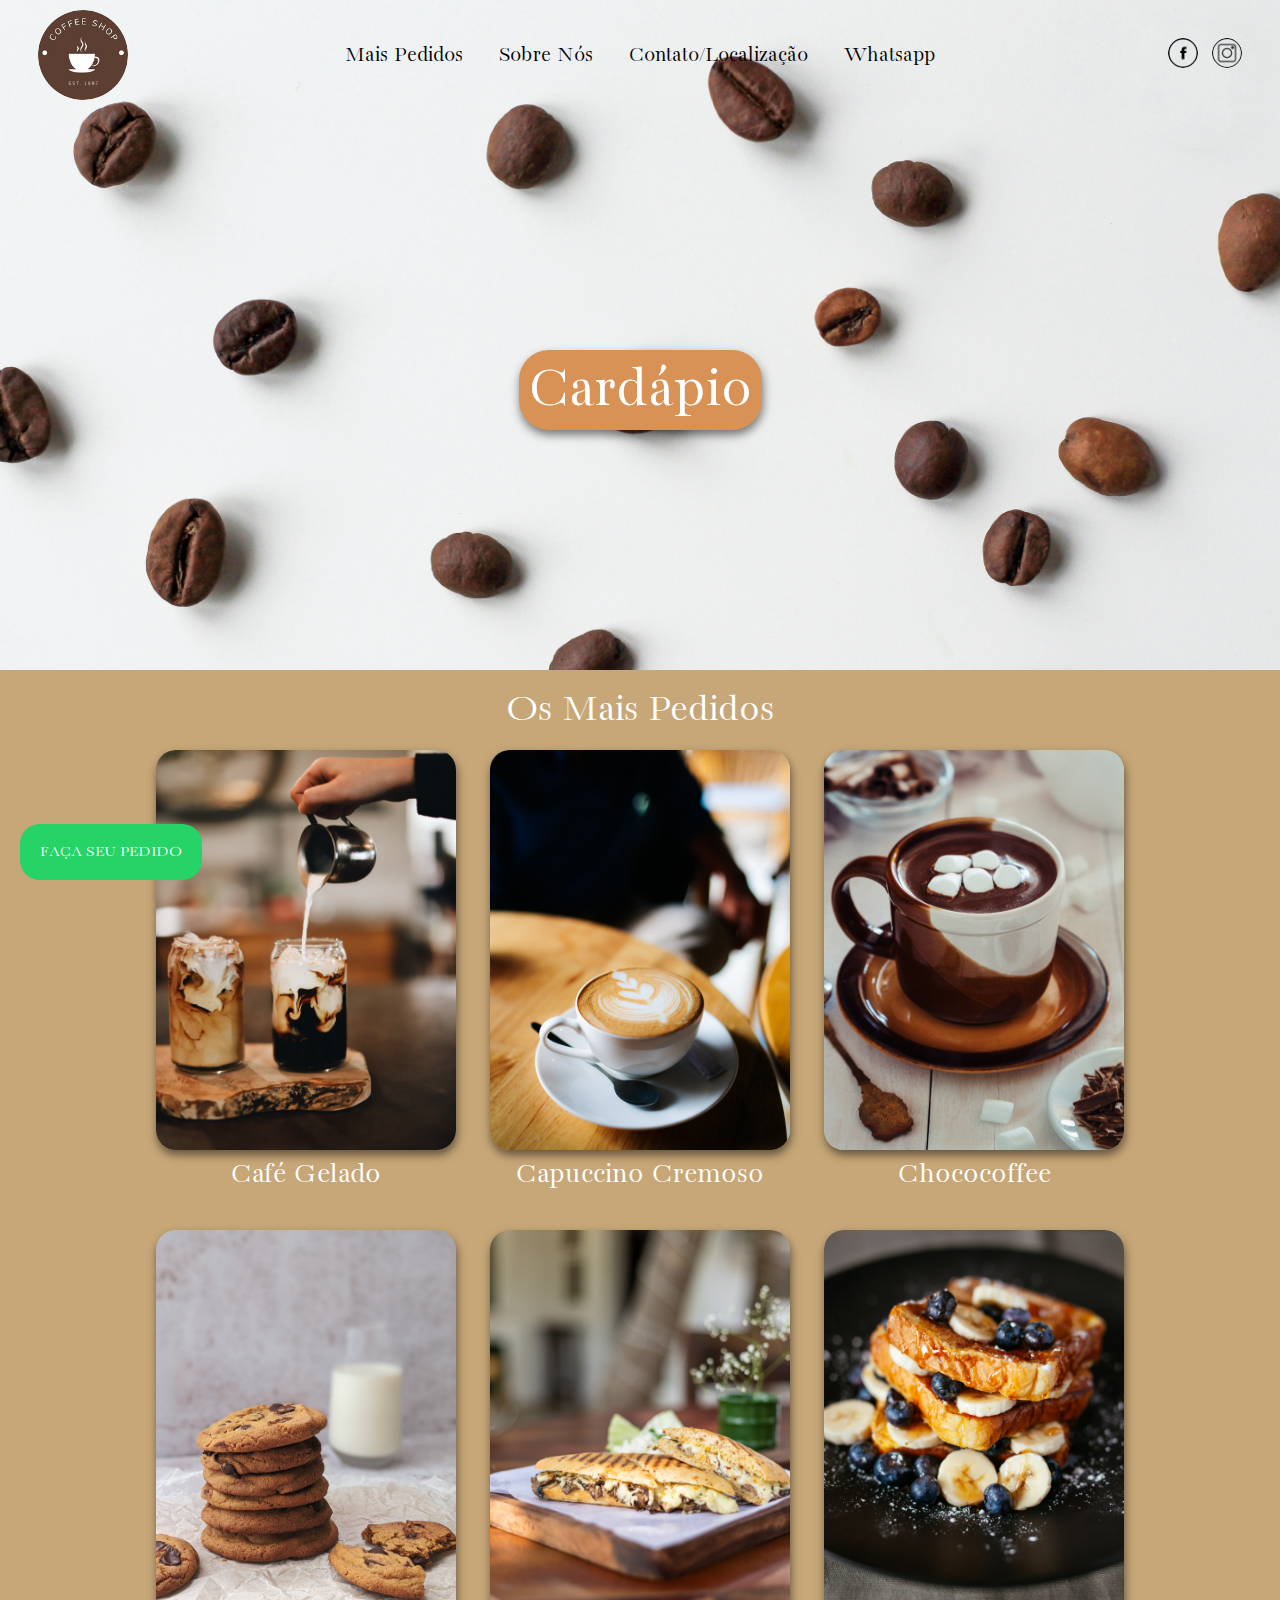
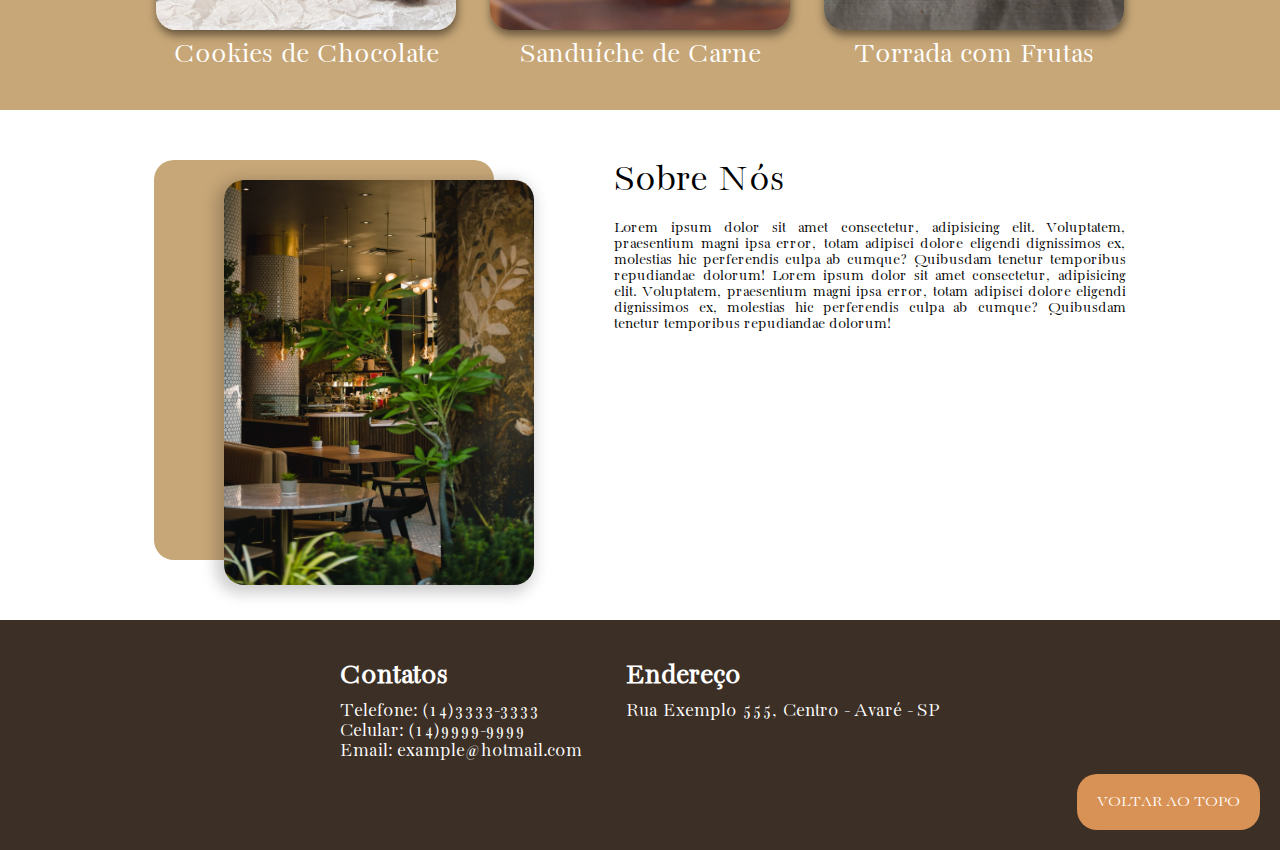
<file: index.html>
<!DOCTYPE html>
<html lang="pt-br">

<head>
    <meta charset="UTF-8">
    <meta name="viewport" content="width=device-width, initial-scale=1.0">
    <link rel="stylesheet" href="./style.css">
    <link rel="shortcut icon" href="./images/favicon.ico" type="image/x-icon">
    <title>Coffeeshop</title>
</head>

<body>
    <!-- Header section  -->
    <div class="hcontainer">
        <header id="header">
            <a href="./index.html">
                <img class="logo" src="./images/header-section/logo.png" alt="logo">
            </a>
            <div class="social-media">
                <a href="#">
                    <img class="social-icons" src="./images/header-section/face2.png" alt="ícone facebook">
                </a>
                <a href="#">
                    <img class="social-icons" src="./images/header-section/insta2.png" alt="icone instagram">
                </a>
            </div>
            <nav>
                <ul>
                    <a href="#more-orders">
                        <li>Mais Pedidos</li>
                    </a>
                    <a href="#about-us">
                        <li>Sobre Nós</li>
                    </a>
                    <a href="#footer">
                        <li>Contato/Localização</li>
                    </a>
                    <a href="https://wa.me/seunumerodetelefone?text=sua%20mensagem" target="_blank">
                        <li>Whatsapp</li>
                    </a>
                </ul>
            <nav>
        </header>
    

    <!-- Banner section  -->

            <section class="banner">
                <a href="./cardapio/index.html">Cardápio</a>
            </section>
    </div>  

    <!-- More orders section  -->

    <section id="more-orders">
        <h2>Os Mais Pedidos</h2>
        <ul>
            <li> 
                <picture>
                    <source media="(max-width: 685px)" srcset="./images/more-orders-section/P/cold-coffee-P.jpeg" type="image/jpeg">
                    <source media="(max-width: 905px)" srcset="./images/more-orders-section/M/cold-coffee-M.jpeg" type="image/jpeg">
                    <img src="./images/more-orders-section/cold-coffee-G.jpeg" alt="Café Gelado">
                </picture>
                <p>Café Gelado</p>
            </li>
            <li>
                <picture>
                    <source media="(max-width: 685px)" srcset="./images/more-orders-section/P/capuccino-more-orders-P.jpeg" type="image/jpeg">
                    <source media="(max-width: 905px)" srcset="./images/more-orders-section/M/capuccino-more-orders-M.jpeg" type="image/jpeg">
                    <img src="./images/more-orders-section/capuccino-more-orders-G.jpeg" alt="Capucciono Cremoso">
                </picture>
                <p>Capuccino Cremoso</p>
            </li>
            <li>
            <picture>
                <source media="(max-width: 685px)" srcset="./images/more-orders-section/P/warm-chocolate-P.jpeg" type="image/jpeg">
                <source media="(max-width: 905px)" srcset="./images/more-orders-section/M/warm-chocolate-M.jpeg" type="image/jpeg">
                <img src="./images/more-orders-section/warm-chocolate-G.jpeg" alt="Chococoffee">
                <p>Chococoffee</p>
            </picture>
            </li>
            <li> 
                <picture>
                    <source media="(max-width: 685px)" srcset="./images/more-orders-section/P/cookie-P.jpeg" type="image/jpeg">
                    <source media="(max-width: 905px)" srcset="./images/more-orders-section/M/cookie-M.jpeg" type="image/jpeg">
                    <img src="./images/more-orders-section/cookie-G.jpeg" alt="Cookies de Chocolate">
                </picture>
                <p>Cookies de Chocolate</p>
            </li>
            <li>
                <picture>
                    <source media="(max-width: 685px)" srcset="./images/more-orders-section/P/sandwitch-P.jpeg" type="image/jpeg">
                    <source media="(max-width: 905px)" srcset="./images/more-orders-section/M/sandwitch-M.jpeg" type="image/jpeg">
                    <img src="./images/more-orders-section/sandwitch-G.jpeg" alt="Sanduíche de carne">
                </picture>
                <p>Sanduíche de Carne</p>
            </li>
            <li>
                <picture>
                    <source media="(max-width: 685px)" srcset="./images/more-orders-section/P/toast-P.jpeg" type="image/jpeg">
                    <source media="(max-width: 905px)" srcset="./images/more-orders-section/M/toast-M.jpeg" type="image/jpeg">
                    <img src="./images/more-orders-section/toast-G.jpeg" alt="Torrada com frutas">
                </picture>
                <p>Torrada com Frutas</p>
            </li>
        </ul>
    </section>

    <!-- About us section  -->

    <section  id="about-us">
        <div class="brown-rectangle">
            <img src="./images/about-us-section/place-1000.jpeg" alt="Foto da Cafeteria">
        </div>
        <div class="text">
            <h2>Sobre Nós</h2>
            <p>
                Lorem ipsum dolor sit amet consectetur, adipisicing elit. Voluptatem, praesentium magni ipsa error, totam adipisci dolore eligendi dignissimos ex, molestias hic perferendis culpa ab cumque? Quibusdam tenetur temporibus repudiandae dolorum! Lorem ipsum dolor sit amet consectetur, adipisicing elit. Voluptatem, praesentium magni ipsa error, totam adipisci dolore eligendi dignissimos ex, molestias hic perferendis culpa ab cumque? Quibusdam tenetur temporibus repudiandae dolorum!
            </p>
        </div>
    </section>

    <!-- footer section  -->

    <footer id="footer">
        <div class="container">
            <div class="contact">
                <h2>Contatos</h2>
                <p>
                    <a href="tel:5514333333333"> Telefone: (14)3333-3333</a>
                </p>
                <p>
                    <a href="tel:551499999999">Celular: (14)9999-9999</a>
                </p>
                <p>
                    <a href="mailto:example@hotmail.com">Email: example@hotmail.com</a>
                </p>
                <p><address>Rua Exemplo 555, Centro - Avaré - SP</address></p>
            </div>
            <div class="location">
                <h2>Endereço</h2>
                <p>
                    <address>Rua Exemplo 555, Centro - Avaré - SP</address>
                </p>
            </div>
        </div>
        <!-- Botões finais -->
        <a class="back" href="#header">VOLTAR AO TOPO</a>
        <!-- imagem só funciona abaixo de 905px de width -->
        <a class="back-icon" href="#header"><img src="./images/footer/back.png" alt="botão de voltar"></a> 


        <a class="whatsapp" href="https://wa.me/seunumerodetelefone?text=sua%20mensagem" target="_blank">FAÇA SEU PEDIDO</a>
        <!-- imagem só funciona abaixo de 905px de width -->
        <a class="whatsapp-icon" href="https://wa.me/seunumerodetelefone?text=sua%20mensagem" target="_blank"><img src="./images/footer/wpp.png" alt="botão do whatsapp"></a> 
        
    </footer>
</body>

</html>
</file>
<file: style.css>
*{
    margin: 0;
    padding: 0;
}

@font-face {
    font-family: 'bar';
    src: url('./fonts/BacasimeAntique-Regular.ttf');
  }

body{
    font-family: bar, 'Times New Roman', Times, serif;
}

/* Header section  */

.hcontainer{
    background-image: url('./images/banner-section/banner-G.jpg');
    background-size: cover;
}

header{
    padding: 10px 3%; 
    overflow: hidden;
    position: relative;
    text-align: center; 
}

a{
    text-decoration: none;
}

.logo{
    width: 90px;
    border-radius: 50%;
    float: left;
}

nav{
    position: absolute;
    width: 70%;
    top: 50%;
    left: 50%;
    transform: translate(-50%, -50%);
}

nav ul{
    list-style: none;
    font-size: 22px;
}

nav li{  
    display: inline;
    margin: 0 10px;
    padding: 5px;
    color: black
}

nav li:hover{
    border-radius: 10px;
    color: white;
    background-color: #C7A778;
}

.social-media{
    position: absolute;
    top: 50%;
    right: 3%;
    transform: translateY(-50%);
}


.social-icons{
    width: 30px;
    border-radius: 50%;
    margin-left: 10px;
}

.social-icons{
    width: 30opx;
    border-radius: 50%;
    margin-left: 10px;
}

/* Banner section */

.banner{
    height: 560px;
    width: 100%;
    display: flex;
    justify-content: center;
    align-items: center;
}

.banner a{
    font-size: 60px;
    color: white;;
    background-color: #D99255;
    padding: 10px;
    border-radius: 30px;
    box-shadow: 1px 5px 10px rgba(0,0,0,0.5);
}

.banner a:hover{
    background-color: black ;
}

/* More orders section  */

#more-orders{
    padding: 0px 10%;
    text-align: center;
    background: #C7A778;
    color: white;
}

#more-orders h2{
    font-size: 40px;
    font-weight: normal;
    padding: 20px;    
}

#more-orders img{
    width: 300px;
    height: 400px;
    margin-right: 15px;
    margin-left: 15px;
    border-radius: 20px;
    box-shadow: 1px 5px 10px rgba(0,0,0,0.5);
}

#more-orders ul{
    list-style: none;
}

#more-orders li{
    display: inline-block;
    margin-bottom: 40px;
}

#more-orders p{
    font-size: 30px;
    margin-top: 5px;
}

/* About us section  */

#about-us{
    position: relative;
    padding: 50px;
    height: 400px;
}


.brown-rectangle{
    position: absolute;
    left: 12%;
    height: 400px;
    width: 340px;
    background-color: #C7A778;
    border-radius: 20px;
    margin-right: 10px;
}

.brown-rectangle img{
    height: 405px;
    width: 310px;
    position: absolute;
    top: 20px;
    right: -40px;
    border-radius: 20px;
    box-shadow: -4px 4px 15px 4px rgba(0, 0, 0, 0.2);
}

.text{
    position: absolute;
    right: 12%;
    width: 40%;
    text-align: justify;
    margin-bottom: 20px;
}

.text h2{
    font-size: 40px;
    font-weight: normal;
    margin-bottom: 20px;    
}

.text p{
    margin-bottom: 20px;
}

/* footer section  */

footer{
    height: 150px;
    background-color: #3C2F26;
    margin-top: 10px;
    text-align: center;
    padding: 40px;
    position: relative;
}

.container{
    max-width: 600px;
    margin: auto;
    overflow: hidden;
}

.contact{
    color: white;
    float: left;
    text-align: left;
}

.contact h2 {
    font-size: 30px;
    margin-bottom: 10px;
}

.contact a{
    text-decoration: none;
    color: white;
    font-size: 20px;
}

.contact address {
    display:none;
}

.location{
    color: white;
    float: right;
    text-align: left;
}

.location h2{
    font-size: 30px;
    margin-bottom: 10px;
}

.location p, address{
    font-size: 20px;
    font-style: normal;
}

/* Botões finais */

.back{
    position: absolute;
    right: 20px;
    bottom: 20px;
    text-decoration: none;
    color: white;
    padding: 20px;
    background-color: #D99255;
    border-radius: 20px;
}

.back:hover {
background-color: black;
}

.whatsapp{
    text-decoration: none;
    color: white;
    padding: 20px;
    background-color: #25d366;
    border-radius: 20px;
    position: fixed;
    left: 20px;
    bottom: 20px;
}

.whatsapp:hover{
    background-color: black;
}

.whatsapp-icon{
    display: none;
}

.back-icon{
    display: none;
}

@media (max-width: 1077px){

    .hcontainer{
        background-image: url('./images/banner-section/banner-M.jpg');
    }
    
    #about-us{
        height: auto;
    }
    
    .brown-rectangle{
        display: none;
    }

    .text{
        margin: auto;
        position:static;
        right: 50%;
        width: 100%;
    }
    
}

@media (max-width: 905px) {
    nav{
        display: none;
    }

    #more-orders{
        padding: 0px 2%;
    }

    #more-orders img{
        width: 200px;
        height: 268px;
        margin: 0 10px;
    }

    #more-orders p{
        font-size: 18px;
    }

    #about-us{
        height: auto;
    }
    
    .whatsapp, .back{
        display: none;
    }

    .whatsapp-icon{
        text-decoration: none;
        position: fixed;
        left: 20px;
        bottom: 20px;
        display: block;
    }

    .whatsapp-icon img{
        width: 50px;
    }

    .back-icon{
        display: block;
        position: absolute;
        right: 20px;
        bottom: 20px;
        text-decoration: none;
        
    }

    .back-icon img{
        width: 50px;
        border-radius: 50%;
    }
}

@media (max-width: 685px){
    .hcontainer{
        background-image: url('./images/banner-section/banner-P.jpg');
    }

    #more-orders img{
        width: 150px;
        height: 200px;
    }

    #more-orders p{
        font-size: 16px;
    }
    
    .location {
        display: none;
    }
    
    .footer{
        height: auto;
        padding: 10px;
    }

    .contact{
        margin:auto;
        float: none;
        text-align:center;
    }

    .contact a, .contact address{
        font-size: 0.9em;
    }

    .contact address {
        display: block;
    }

}
</file>
